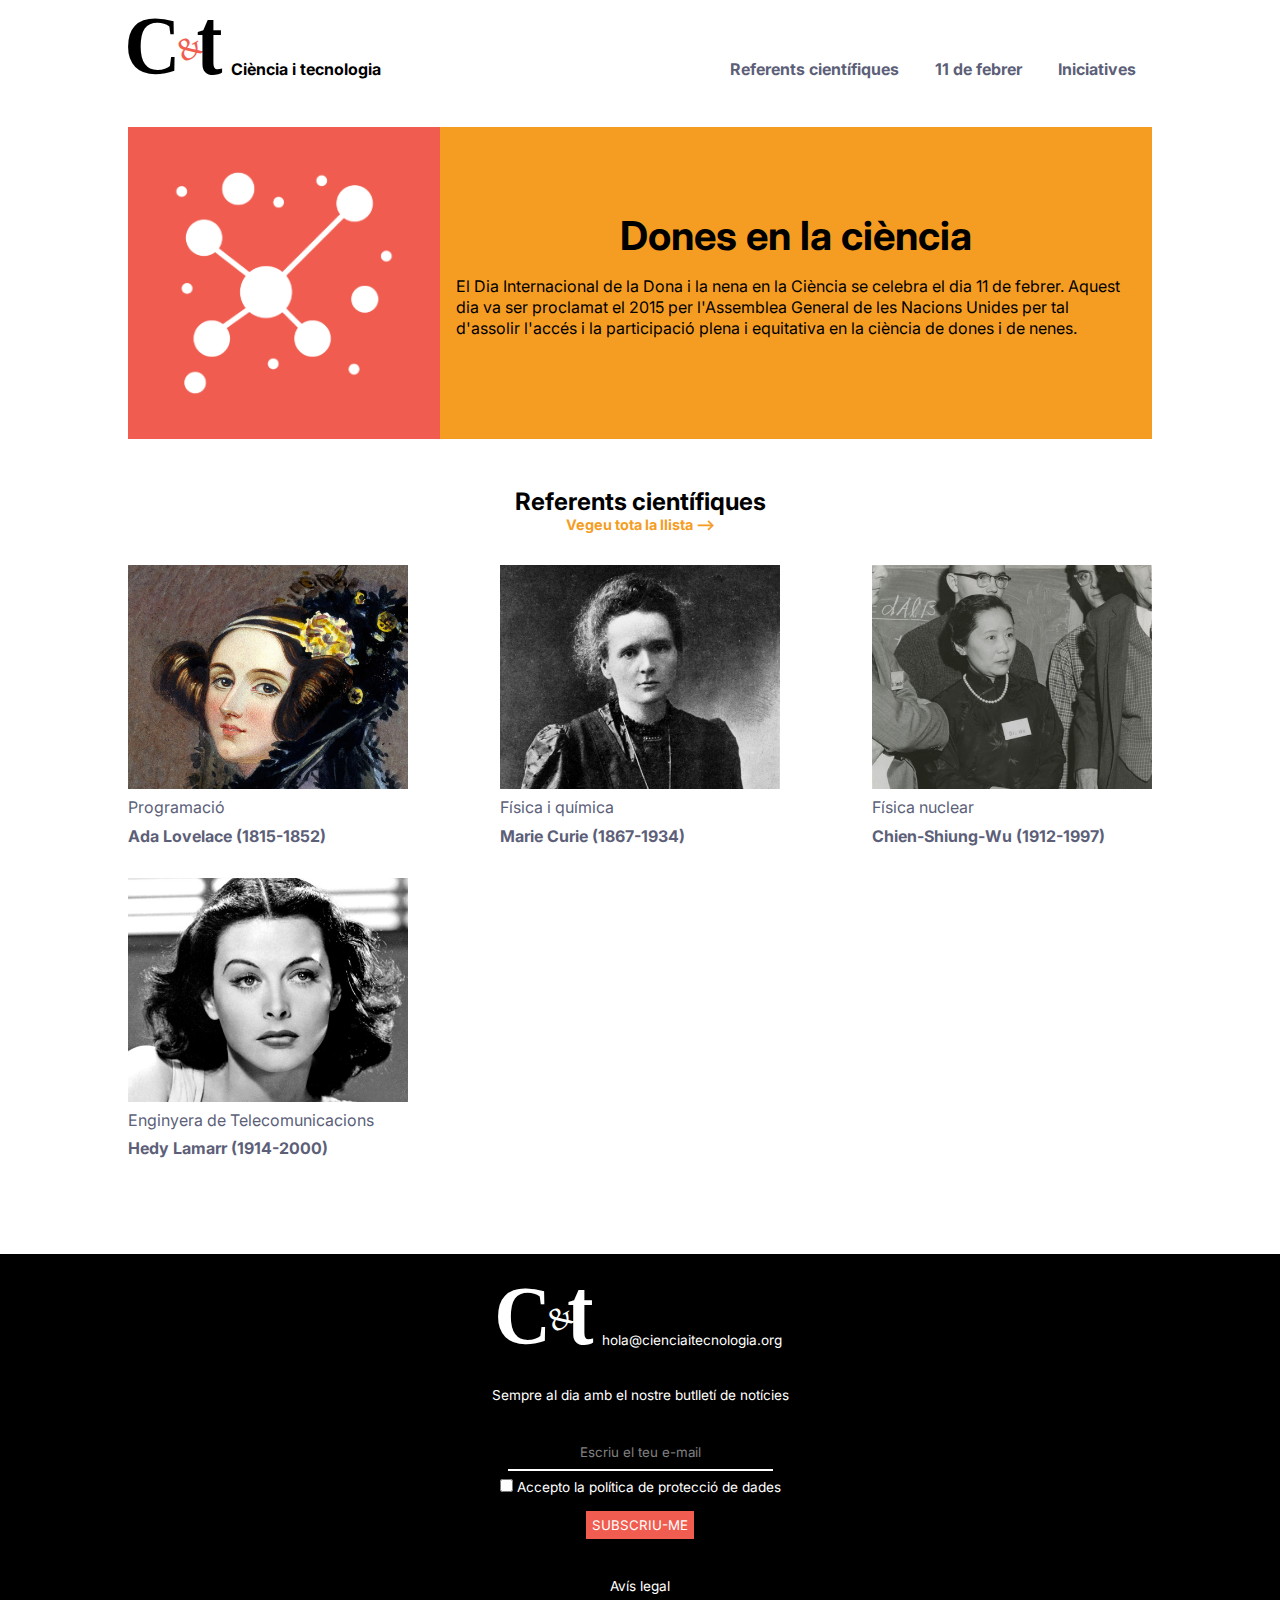
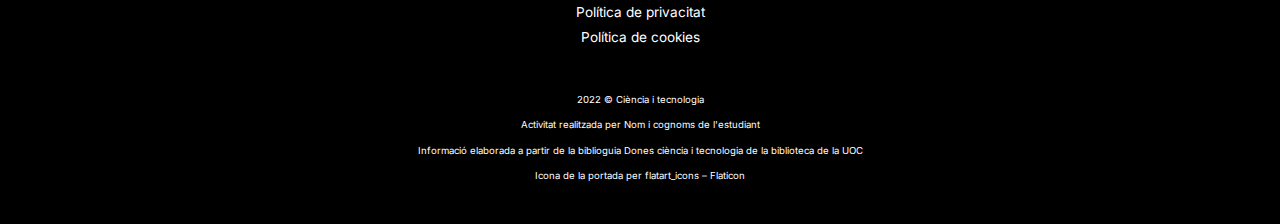
<file: index.html>
<!DOCTYPE html>
<html>
    <head>
        <title>Inici</title>
        <link rel="stylesheet" href="CSS/estils.css">

        <meta charset="utf-8">
        <meta name="viewport" content="width=device-width, initial-scale=1.0">
        <link rel="preconnect" href="https://fonts.googleapis.com">
        <link rel="preconnect" href="https://fonts.gstatic.com" crossorigin>
        <link href="https://fonts.googleapis.com/css2?family=Inter:wght@400;700;800&display=swap" rel="stylesheet">
    </head>
    <body >
        <header>
            <span class="logo">
                <a href="index.html"><img src="./img/logo-ciencia-tecnologia.svg" alt=""></a>
                <a href="index.html"><span style="font-size: 16px;">Ciència i tecnologia</span></a>
            </span>
            <nav>
                <ul>
                    <li><a href="referents.html">Referents científiques</a></li>
                    <li><a href="11-de-febrer.html">11 de febrer</a></li>
                    <li><a href="iniciatives.html">Iniciatives</a></li>
                </ul>
            </nav>
        </header>
        <main>
            <div class="donesPortada">
                <div style="background-color: rgb(240, 93, 80);">
                    <img src="./img/hero-athom.png" alt="">
                </div>
                <div class="introPortada" style="background-color: rgb(245, 157, 35);">
                    <h2>Dones en la ciència</h2>
                    <p style="color: black;">El Dia Internacional de la Dona i la nena en la Ciència se celebra el dia 11 de febrer. Aquest dia va ser proclamat el 2015 per l'Assemblea General de les Nacions Unides per tal d'assolir l'accés i la participació plena i equitativa en la ciència de dones i de nenes.</p>
                </div>
            </div>     

            <h2>Referents científiques</h2>
            <a class="aTaronja" href="referents.html" >Vegeu tota la llista --></a>
            <div class="referents" >
                <div class="referent" >
                    <img src="./img/01-ada-lovelace.jpg" alt="">
                    <p>Programació</p>
                    <span><a href="referents.html">Ada Lovelace (1815-1852)</a></span>
                </div>
                <div class="referent" id="2">
                    <img src="./img/02-marie-curie.jpg" alt="">
                    <p>Física i química</p>
                    <span><a href="referents.html">Marie Curie (1867-1934)</a></span>
                </div>
                <div class="referent" id="3">
                    <img src="./img/03-chien-shiung-wu.jpg" alt="">
                    <p>Física nuclear</p>
                    <span><a href="referents.html">Chien-Shiung-Wu (1912-1997)</a></span>
                </div>
                <div class="referent" id="4">
                    <img src="./img/04-hedy-lamarr.jpg" alt="">
                    <p>Enginyera de Telecomunicacions</p>
                    <span><a href="referents.html">Hedy Lamarr (1914-2000)</a></span>
                </div>
            </div>
        </main>
        <footer >
            <div>
                <img src="./img/logo-ciencia-tecnologia-white.svg" alt="">
                <a href="hola@cienciaitecnologia.org">hola@cienciaitecnologia.org</a>
            </div>
            <div>
                <p>Sempre al dia amb el nostre butlletí de notícies</p>
            </div>
            <div>
                <form action="">
                    <input type="email" name="email" id="email" value="Escriu el teu e-mail">
                    <fieldset>
                    </fieldset>
                    <label for="politica" style="display: block;">
                        <input type="checkbox" id="politica" name="politica" required/>
                        <a href="" target="_self">Accepto la política de protecció de dades</a>
                    </label>
                    <input type="submit" value="SUBSCRIU-ME"></input>    
                </form>
            </div>
            <div>
                <p>Avís legal</p>
                <p>Política de privacitat</p>
                <p>Política de cookies</p>
            </div>
            <div style="font-size: 0.6rem;">
                <p>2022 © Ciència i tecnologia</p>
                <p>Activitat realitzada per Nom i cognoms de l'estudiant</p>
                <p><a href="https://biblioteca.uoc.edu/ca/biblioguies/biblioguia/Dones-ciencia-i-tecnologia/">Informació elaborada a partir de la biblioguia Dones ciència i tecnologia de la biblioteca de la UOC</a> </p>
                <p><a href="https://www.flaticon.es/iconos-gratis/atomo">Icona de la portada per flatart_icons – Flaticon</a> </p>
            </div>
            </footer>
        </body>
        </html>
</file>
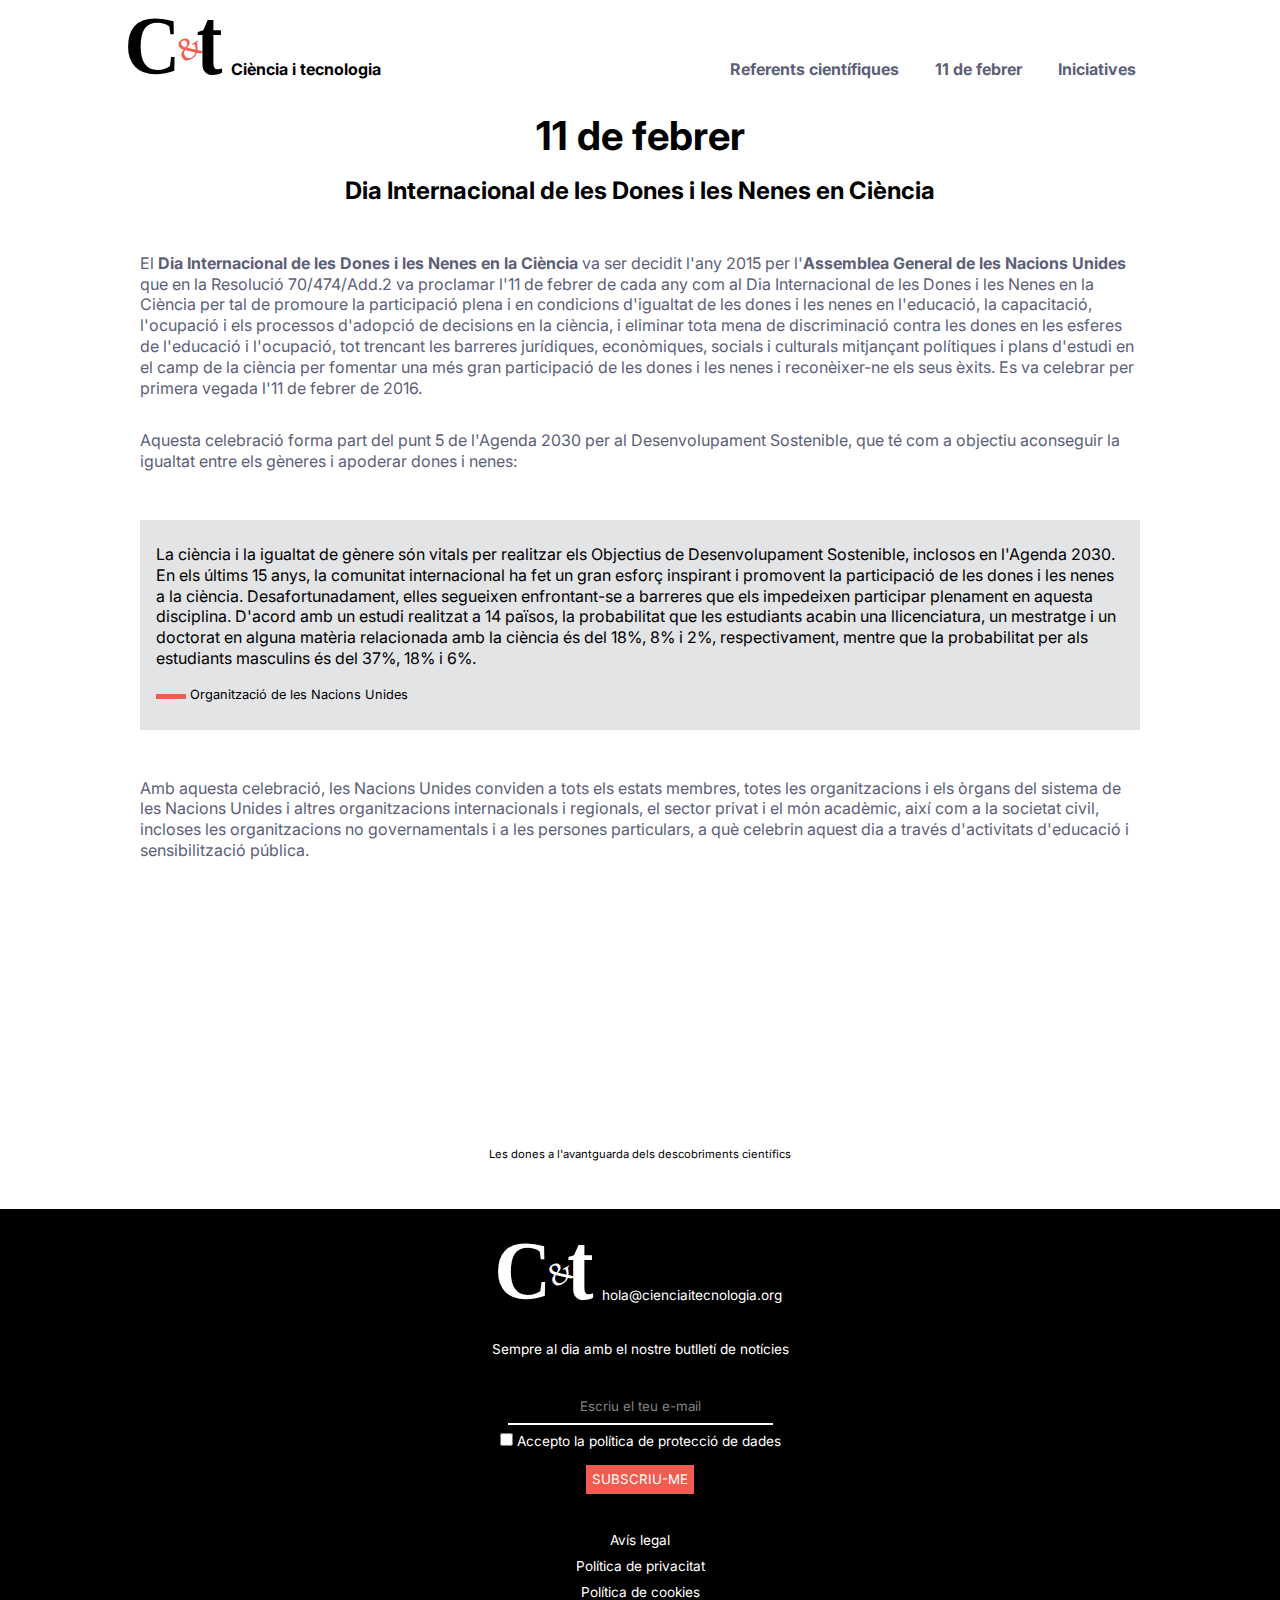
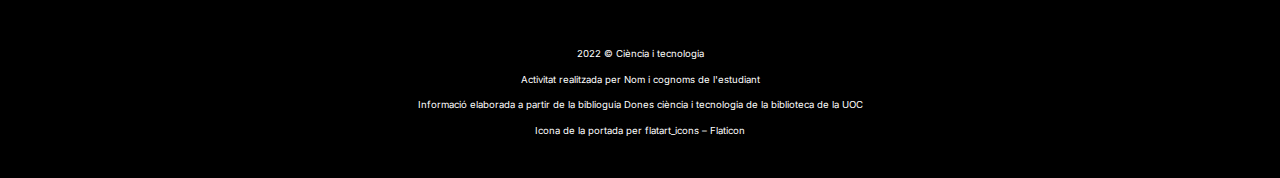
<file: 11-de-febrer.html>
<!DOCTYPE html>
<html>
    <head>
        <title>11Febrer</title>
        <link rel="stylesheet" href="CSS/estils.css">

        <meta charset="utf-8">
        <meta name="viewport" content="width=device-width, initial-scale=1.0">
        <link rel="preconnect" href="https://fonts.googleapis.com">
        <link rel="preconnect" href="https://fonts.gstatic.com" crossorigin>
        <link href="https://fonts.googleapis.com/css2?family=Inter:wght@400;700;800&display=swap" rel="stylesheet">
    </head>
    <body >
        <header>
            <span class="logo">
                <a href="index.html"><img src="./img/logo-ciencia-tecnologia.svg" alt=""></a>
                <a href="index.html"><span style="font-size: 16px;">Ciència i tecnologia</span></a>
            </span>
            <nav>
                <ul>
                    <li><a href="referents.html">Referents científiques</a></li>
                    <li><a href="11-de-febrer.html">11 de febrer</a></li>
                    <li><a href="iniciatives.html">Iniciatives</a></li>
                </ul>
            </nav>
        </header>
        <main>
            <div class="redactat">

                <h1>11 de febrer</h1>
                <h2 style="margin: 1rem 0 2rem 0;">Dia Internacional de les Dones i les Nenes en Ciència</h2>
                
                <p>
                    El <strong>Dia Internacional de les Dones i les Nenes en la Ciència</strong> va ser decidit l'any 2015 per l'<strong>Assemblea General de les Nacions Unides</strong>  que en la Resolució 70/474/Add.2 va proclamar l'11 de febrer de cada any com al Dia Internacional de les Dones i les Nenes en la Ciència per tal de promoure la participació plena i en condicions d'igualtat de les dones i les nenes en l'educació, la capacitació, l'ocupació i els processos d'adopció de decisions en la ciència, i eliminar tota mena de discriminació contra les dones en les esferes de l'educació i l'ocupació, tot trencant les barreres jurídiques, econòmiques, socials i culturals mitjançant polítiques i plans d'estudi en el camp de la ciència per fomentar una més gran participació de les dones i les nenes i reconèixer-ne els seus èxits. Es va celebrar per primera vegada l'11 de febrer de 2016.
                </p>
                <p>
                    Aquesta celebració forma part del punt 5 de l'Agenda 2030 per al Desenvolupament Sostenible, que té com a objectiu aconseguir la igualtat entre els gèneres i apoderar dones i nenes:
                </p>
                <blockquote>
                    La ciència i la igualtat de gènere són vitals per realitzar els Objectius de Desenvolupament Sostenible, inclosos en l'Agenda 2030. En els últims 15 anys, la comunitat internacional ha fet un gran esforç inspirant i promovent la participació de les dones i les nenes a la ciència. Desafortunadament, elles segueixen enfrontant-se a barreres que els impedeixen participar plenament en aquesta disciplina. D'acord amb un estudi realitzat a 14 països, la probabilitat que les estudiants acabin una llicenciatura, un mestratge i un doctorat en alguna matèria relacionada amb la ciència és del 18%, 8% i 2%, respectivament, mentre que la probabilitat per als estudiants masculins és del 37%, 18% i 6%.
                    <div style="margin-top:1rem; font-size: 0.8rem;">
                        <div class="linia"></div>
                        Organització de les Nacions Unides
                    </div>
                </blockquote>
                <p>
                    Amb aquesta celebració, les Nacions Unides conviden a tots els estats membres, totes les organitzacions i els òrgans del sistema de les Nacions Unides i altres organitzacions internacionals i regionals, el sector privat i el món acadèmic, així com a la societat civil, incloses les organitzacions no governamentals i a les persones particulars, a què celebrin aquest dia a través d'activitats d'educació i sensibilització pública.
                </p>
                
                <figure>
                    <iframe src="https://www.youtube.com/embed/watch?v=yHnzpMAahFs" frameborder="0" width="100%" height="100%"></iframe>
                    <figcaption>Les dones a l'avantguarda dels descobriments científics</figcaption>
                </figure>
            </div>
        </main>
        <footer >
            <div>
                <img src="./img/logo-ciencia-tecnologia-white.svg" alt="">
                <a href="hola@cienciaitecnologia.org">hola@cienciaitecnologia.org</a>
            </div>
            <div>
                <p>Sempre al dia amb el nostre butlletí de notícies</p>
            </div>
            <div>
                <form action="">
                    <input type="email" name="email" id="email" value="Escriu el teu e-mail">
                    <fieldset>
                    </fieldset>
                    <label for="politica" style="display: block;">
                        <input type="checkbox" id="politica" name="politica" required/>
                        <a href="" target="_self">Accepto la política de protecció de dades</a>
                    </label>
                    <input type="submit" value="SUBSCRIU-ME"></input>    
                </form>
            </div>
            <div>
                <p>Avís legal</p>
                <p>Política de privacitat</p>
                <p>Política de cookies</p>
            </div>
            <div style="font-size: 0.6rem;">
                <p>2022 © Ciència i tecnologia</p>
                <p>Activitat realitzada per Nom i cognoms de l'estudiant</p>
                <p><a href="https://biblioteca.uoc.edu/ca/biblioguies/biblioguia/Dones-ciencia-i-tecnologia/">Informació elaborada a partir de la biblioguia Dones ciència i tecnologia de la biblioteca de la UOC</a> </p>
                <p><a href="https://www.flaticon.es/iconos-gratis/atomo">Icona de la portada per flatart_icons – Flaticon</a> </p>
            </div>
            </footer>
        </body>
        </html>
</file>
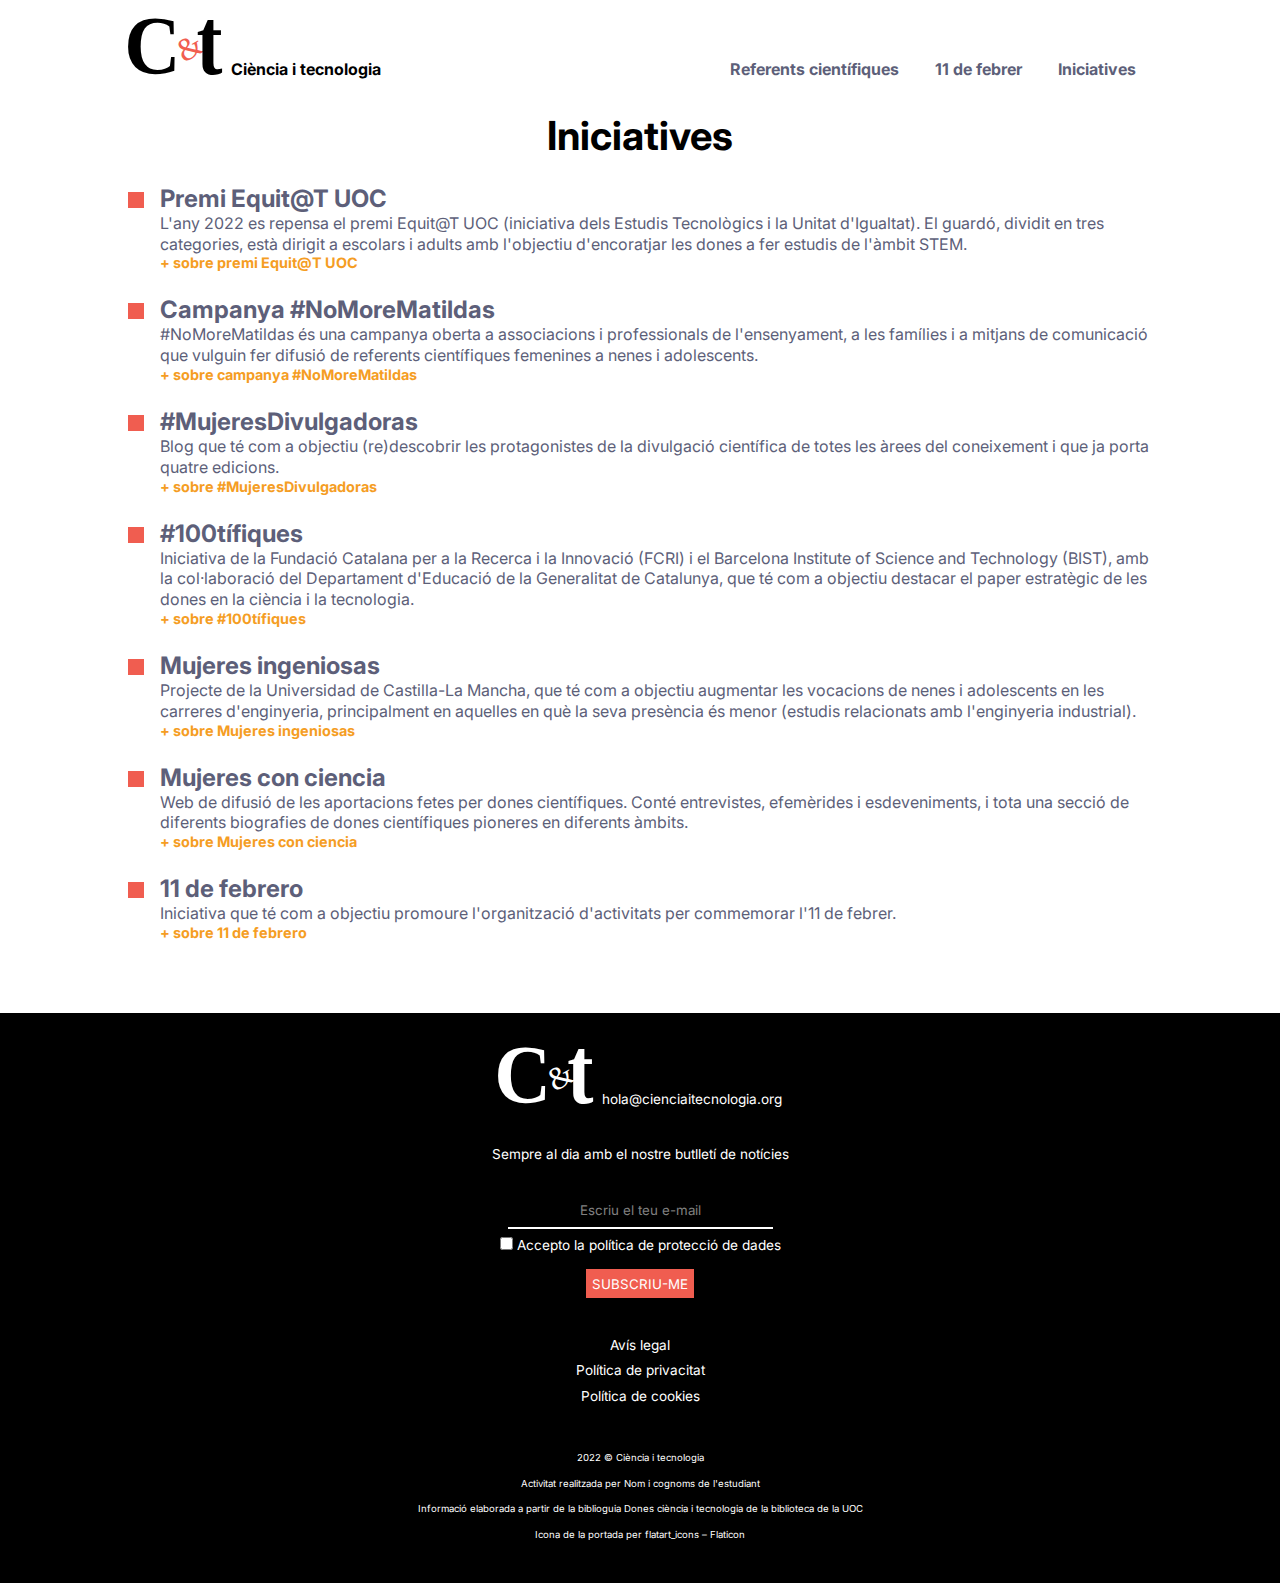
<file: iniciatives.html>
<!DOCTYPE html>
<html>
    <head>
        <title>Iniciatives</title>
        <link rel="stylesheet" href="CSS/estils.css">

        <meta charset="utf-8">
        <meta name="viewport" content="width=device-width, initial-scale=1.0">
        <link rel="preconnect" href="https://fonts.googleapis.com">
        <link rel="preconnect" href="https://fonts.gstatic.com" crossorigin>
        <link href="https://fonts.googleapis.com/css2?family=Inter:wght@400;700;800&display=swap" rel="stylesheet">
    </head>
    <body >
        <header>
            <span class="logo">
                <a href="index.html"><img src="./img/logo-ciencia-tecnologia.svg" alt=""></a>
                <a href="index.html"><span style="font-size: 16px;">Ciència i tecnologia</span></a>
            </span>
            <nav>
                <ul>
                    <li><a href="referents.html">Referents científiques</a></li>
                    <li><a href="11-de-febrer.html">11 de febrer</a></li>
                    <li><a href="iniciatives.html">Iniciatives</a></li>
                </ul>
            </nav>
        </header>
        <main>
            <h1>Iniciatives</h1>

            <div class="iniciativaCard">
                <div class="puntIniciativa">
                    <div class="quadrat"></div>
                </div>
                <div  class="contingutIniciativa">
                    <h2>Premi Equit@T UOC</h2>
                    <p>L'any 2022 es repensa el premi Equit@T UOC (iniciativa dels Estudis Tecnològics i la Unitat d'Igualtat). El guardó, dividit en tres categories, està dirigit a escolars i adults amb l'objectiu d'encoratjar les dones a fer estudis de l'àmbit STEM.</p>  
                    <a class="aTaronja" href="http://premi-equitat.uoc.edu/">+ sobre premi Equit@T UOC</a>
                </div>
            </div>
            <div class="iniciativaCard">
                <div class="puntIniciativa">
                    <div class="quadrat"></div>
                </div>
                <div  class="contingutIniciativa">
                    <h2>Campanya #NoMoreMatildas</h2>
                    <p>#NoMoreMatildas és una campanya oberta a associacions i professionals de l'ensenyament, a les famílies i a mitjans de comunicació que vulguin fer difusió de referents científiques femenines a nenes i adolescents.</p>  
                    <a class="aTaronja" href="https://www.nomorematildas.com/es">+ sobre campanya #NoMoreMatildas</a>
                </div>
            </div>
            <div class="iniciativaCard">
                <div class="puntIniciativa">
                    <div class="quadrat"></div>
                </div>
                <div  class="contingutIniciativa">
                    <h2>#MujeresDivulgadoras</h2>
                    <p>Blog que té com a objectiu (re)descobrir les protagonistes de la divulgació científica de totes les àrees del coneixement i que ja porta quatre edicions.</p>  
                    <a class="aTaronja" href="https://socialmediaeninvestigacion.com/mujeresdivulgadoras-edicion4/">+ sobre #MujeresDivulgadoras</a>
                </div>
            </div>
            <div class="iniciativaCard">
                <div class="puntIniciativa">
                    <div class="quadrat"></div>
                </div>
                <div  class="contingutIniciativa">
                    <h2>#100tífiques</h2>
                    <p>Iniciativa de la Fundació Catalana per a la Recerca i la Innovació (FCRI) i el Barcelona Institute of Science and Technology (BIST), amb la col·laboració del Departament d'Educació de la Generalitat de Catalunya, que té com a objectiu destacar el paper estratègic de les dones en la ciència i la tecnologia.</p>  
                    <a class="aTaronja" href="https://100tifiques.cat/qui-som/">+ sobre #100tífiques </a>
                </div>
            </div>
            <div class="iniciativaCard">
                <div class="puntIniciativa">
                    <div class="quadrat"></div>
                </div>
                <div  class="contingutIniciativa">
                    <h2>Mujeres ingeniosas</h2>
                    <p>Projecte de la Universidad de Castilla-La Mancha, que té com a objectiu augmentar les vocacions de nenes i adolescents en les carreres d'enginyeria, principalment en aquelles en què la seva presència és menor (estudis relacionats amb l'enginyeria industrial).</p>  
                    <a class="aTaronja" href="https://mujeresingeniosas.es/proyecto-mujeres-ingeniosas/">+ sobre Mujeres ingeniosas</a>
                </div>
            </div>    
            <div class="iniciativaCard">
                <div class="puntIniciativa">
                    <div class="quadrat"></div>
                </div>
                <div  class="contingutIniciativa">
                    <h2>Mujeres con ciencia</h2>
                    <p>Web de difusió de les aportacions fetes per dones científiques. Conté entrevistes, efemèrides i esdeveniments, i tota una secció de diferents biografies de dones científiques pioneres en diferents àmbits.</p>  
                    <a class="aTaronja" href="https://mujeresconciencia.com/mujeres-con-ciencia/">+ sobre Mujeres con ciencia </a>
                </div>
            </div>  
            <div class="iniciativaCard">
                <div class="puntIniciativa">
                    <div class="quadrat"></div>
                </div>
                <div  class="contingutIniciativa">
                    <h2>11 de febrero</h2>
                    <p>Iniciativa que té com a objectiu promoure l'organització d'activitats per commemorar l'11 de febrer.</p>  
                    <a class="aTaronja" href="https://11defebrero.org/">+ sobre 11 de febrero  </a>
                </div>
            </div>  
        </main>
        <footer >
            <div>
                <img src="./img/logo-ciencia-tecnologia-white.svg" alt="">
                <a href="hola@cienciaitecnologia.org">hola@cienciaitecnologia.org</a>
            </div>
            <div>
                <p>Sempre al dia amb el nostre butlletí de notícies</p>
            </div>
            <div>
                <form action="">
                    <input type="email" name="email" id="email" value="Escriu el teu e-mail">
                    <fieldset>
                    </fieldset>
                    <label for="politica" style="display: block;">
                        <input type="checkbox" id="politica" name="politica" required/>
                        <a href="" target="_self">Accepto la política de protecció de dades</a>
                    </label>
                    <input type="submit" value="SUBSCRIU-ME"></input>    
                </form>
            </div>
            <div>
                <p>Avís legal</p>
                <p>Política de privacitat</p>
                <p>Política de cookies</p>
            </div>
            <div style="font-size: 0.6rem;">
                <p>2022 © Ciència i tecnologia</p>
                <p>Activitat realitzada per Nom i cognoms de l'estudiant</p>
                <p><a href="https://biblioteca.uoc.edu/ca/biblioguies/biblioguia/Dones-ciencia-i-tecnologia/">Informació elaborada a partir de la biblioguia Dones ciència i tecnologia de la biblioteca de la UOC</a> </p>
                <p><a href="https://www.flaticon.es/iconos-gratis/atomo">Icona de la portada per flatart_icons – Flaticon</a> </p>
            </div>
            </footer>
        </body>
        </html>
</file>
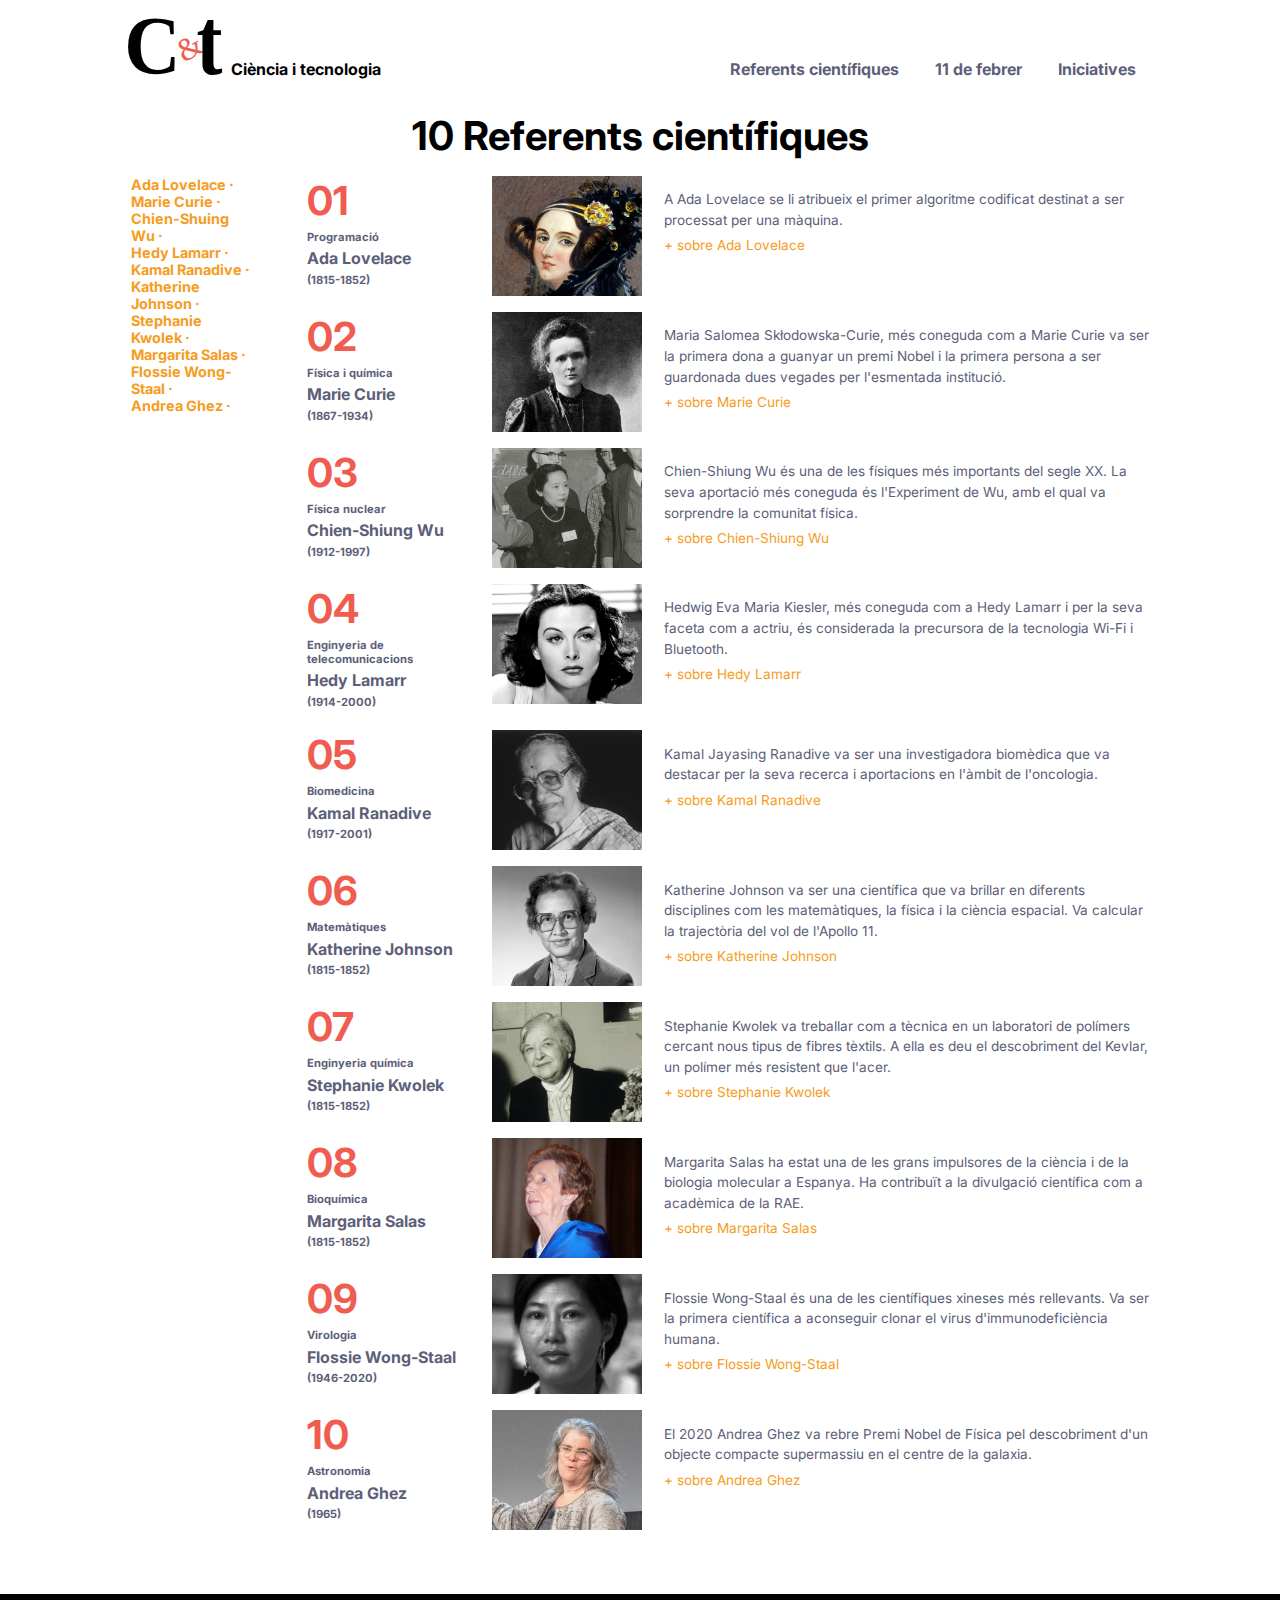
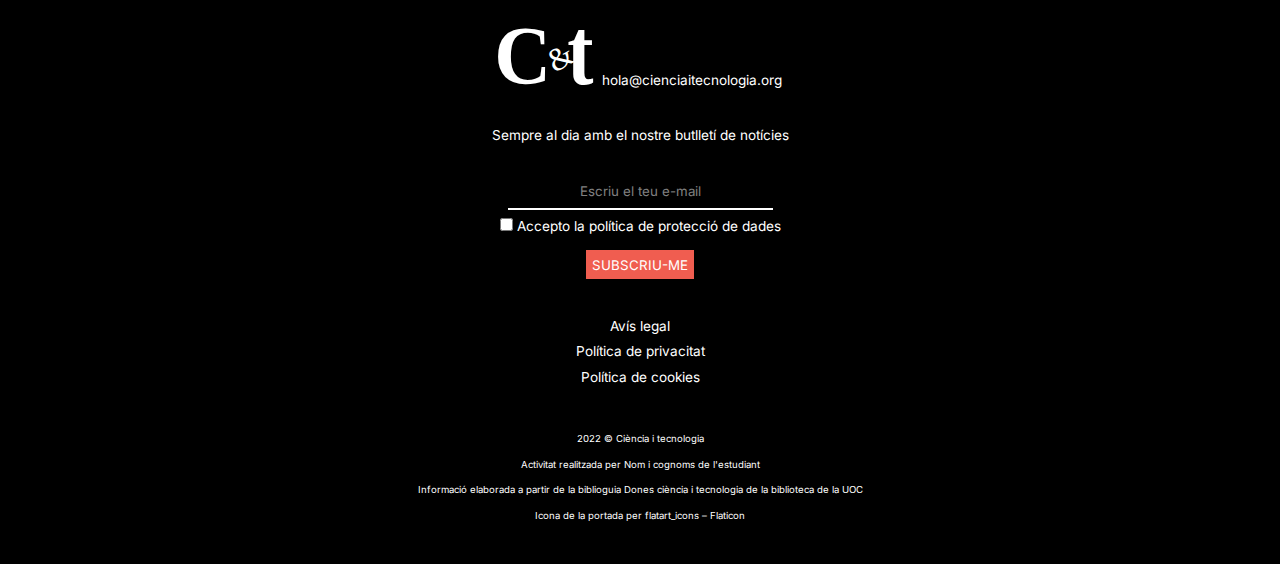
<file: referents.html>
<!DOCTYPE html>
<html>
    <head>
        <title>Referents</title>
        <link rel="stylesheet" href="CSS/estils.css">

        <meta charset="utf-8">
        <meta name="viewport" content="width=device-width, initial-scale=1.0">
        <link rel="preconnect" href="https://fonts.googleapis.com">
        <link rel="preconnect" href="https://fonts.gstatic.com" crossorigin>
        <link href="https://fonts.googleapis.com/css2?family=Inter:wght@400;700;800&display=swap" rel="stylesheet">
    </head>
    <body >
        <header>
            <span class="logo">
                <a href="index.html"><img src="./img/logo-ciencia-tecnologia.svg" alt=""></a>
                <a href="index.html"><span style="font-size: 16px;">Ciència i tecnologia</span></a>
            </span>
            <nav>
                <ul>
                    <li><a href="referents.html">Referents científiques</a></li>
                    <li><a href="11-de-febrer.html">11 de febrer</a></li>
                    <li><a href="iniciatives.html">Iniciatives</a></li>
                </ul>
            </nav>
        </header>
        <main>
            <h1>10 Referents científiques</h1>
            <div class="taula">
                <ul class="navegacio" >
                    <li><a class="aTaronja" href="#1">Ada Lovelace · </a></li>
                    <li><a class="aTaronja" href="#2">Marie Curie · </a></li>
                    <li><a class="aTaronja" href="#3">Chien-Shuing Wu · </a></li>
                    <li><a class="aTaronja" href="#4">Hedy Lamarr · </a></li>
                    <li><a class="aTaronja" href="#5">Kamal Ranadive · </a></li>
                    <li><a class="aTaronja" href="#6">Katherine Johnson · </a></li>
                    <li><a class="aTaronja" href="#7">Stephanie Kwolek · </a></li>
                    <li><a class="aTaronja" href="#8">Margarita Salas · </a></li>
                    <li><a class="aTaronja" href="#9">Flossie Wong-Staal · </a></li>
                    <li><a class="aTaronja" href="#1">Andrea Ghez · </a></li>
                </ul>
    
                <div class="referentCards">
                    <div class="referentCard" id="1">
                        <div >
                            <h1>01</h1>
                            <span>Programació</span>
                            <h2>Ada Lovelace </h2>
                            <span> (1815-1852)</span>
                        </div>
                        <div >
                            <img src="./img/01-ada-lovelace.jpg" alt="">
                        </div>
                        <div>
                            <p>A Ada Lovelace se li atribueix el primer algoritme codificat destinat a ser processat per una màquina.</p>
                            <a class="aTaronja" href="https://www.youtube.com/watch?v=bYCDVwyuVt4">+ sobre Ada Lovelace</a>
                        </div>
                    </div>
                    <div class="referentCard" id="2">
                        <div >
                            <h1>02</h1>
                            <span>Física i química</span>
                            <h2>Marie Curie</h2>
                            <span> (1867-1934)</span>
                        </div>
                        <div >
                            <img src="./img/02-marie-curie.jpg" alt="">
                        </div>
                        <div>
                            <p>Maria Salomea Skłodowska-Curie, més coneguda com a Marie Curie va ser la primera dona a guanyar un premi Nobel i la primera persona a ser guardonada dues vegades per l'esmentada institució.</p>
                            <a class="aTaronja" href="https://historia.nationalgeographic.com.es/personajes/marie-curie">+ sobre Marie Curie</a>
                        </div>
                    </div>
                    <div class="referentCard"  id="3">
                        <div >
                            <h1>03</h1>
                            <span>Física nuclear</span>
                            <h2>Chien-Shiung Wu</h2>
                            <span>(1912-1997)</span>
                        </div>
                        <div >
                            <img src="./img/03-chien-shiung-wu.jpg" alt="">
                        </div>
                        <div>
                            <p>Chien-Shiung Wu és una de les físiques més importants del segle XX. La seva aportació més coneguda és l'Experiment de Wu, amb el qual va sorprendre la comunitat física.</p>
                            <a class="aTaronja" href="https://historia.nationalgeographic.com.es/a/chien-shiung-wu-fisica-pionera-sin-premio-nobel_16354">+ sobre Chien-Shiung Wu</a>
                        </div>
                    </div>
                    <div class="referentCard"  id="4"> 
                        <div >
                            <h1>04</h1>
                            <span>Enginyeria de telecomunicacions</span>
                            <h2>Hedy Lamarr</h2>
                            <span> (1914-2000)</span>
                        </div>
                        <div >
                            <img src="./img/04-hedy-lamarr.jpg" alt="">
                        </div>
                        <div>
                            <p>Hedwig Eva Maria Kiesler, més coneguda com a Hedy Lamarr i per la seva faceta com a actriu, és considerada la precursora de la tecnologia Wi-Fi i Bluetooth.</p>
                            <a class="aTaronja" href="https://es.wikipedia.org/wiki/Hedy_Lamarr">+ sobre Hedy Lamarr</a>
                        </div>
                    </div>
                    <div class="referentCard"  id="5">
                        <div >
                            <h1>05</h1>
                            <span>Biomedicina</span>
                            <h2>Kamal Ranadive</h2>
                            <span>(1917-2001)</span>
                        </div>
                        <div >
                            <img src="./img/05-kamal-ranadive.jpg" alt="">
                        </div>
                        <div>
                            <p>Kamal Jayasing Ranadive va ser una investigadora biomèdica que va destacar per la seva recerca i aportacions en l'àmbit de l'oncologia.</p>
                            <a class="aTaronja" href="https://es.wikipedia.org/wiki/Kamal_Ranadive">+ sobre Kamal Ranadive</a>
                        </div>
                    </div>
                    <div class="referentCard"  id="6">
                        <div >
                            <h1>06</h1>
                            <span>Matemàtiques</span>
                            <h2>Katherine Johnson</h2>
                            <span> (1815-1852)</span>
                        </div>
                        <div >
                            <img src="./img/06-katherine-johnson.jpg" alt="">
                        </div>
                        <div>
                            <p>Katherine Johnson va ser una científica que va brillar en diferents disciplines com les matemàtiques, la física i la ciència espacial. Va calcular la trajectòria del vol de l'Apollo 11.</p>
                            <a class="aTaronja" href="https://www.nasa.gov/content/katherine-johnson-biography">+ sobre Katherine Johnson</a>
                        </div>
                    </div>
                    <div class="referentCard"  id="7">
                        <div >
                            <h1>07</h1>
                            <span>Enginyeria química</span>
                            <h2>Stephanie Kwolek </h2>
                            <span> (1815-1852)</span>
                        </div>
                        <div >
                            <img src="./img/07-stephanie-kwolek.jpg" alt="">
                        </div>
                        <div>
                            <p>Stephanie Kwolek va treballar com a tècnica en un laboratori de polímers cercant nous tipus de fibres tèxtils. A ella es deu el descobriment del Kevlar, un polímer més resistent que l'acer.</p>
                            <a class="aTaronja" href="https://clickmica.fundaciondescubre.es/conoce/nombres-propios/stephanie-kwolek/">+ sobre Stephanie Kwolek</a>
                        </div>
                    </div>
                    <div class="referentCard"  id="8">
                        <div >
                            <h1>08</h1>
                            <span>Bioquímica</span>
                            <h2>Margarita Salas </h2>
                            <span> (1815-1852)</span>
                        </div>
                        <div >
                            <img src="./img/08-margarita-salas.jpg" alt="">
                        </div>
                        <div>
                            <p>Margarita Salas ha estat una de les grans impulsores de la ciència i de la biologia molecular a Espanya. Ha contribuït a la divulgació científica com a acadèmica de la RAE.</p>
                            <a class="aTaronja" href="https://www.rtve.es/play/videos/pienso-luego-existo/pienso-luego-existo-margarita-salas/5437766/">+ sobre Margarita Salas</a>
                        </div>
                    </div>
                    <div class="referentCard"  id="9">
                        <div >
                            <h1>09</h1>
                            <span>Virologia</span>
                            <h2>Flossie Wong-Staal </h2>
                            <span>(1946-2020)</span>
                        </div>
                        <div >
                            <img src="./img/09-flossie-wong-staal.jpg" alt="">
                        </div>
                        <div>
                            <p>Flossie Wong-Staal és una de les científiques xineses més rellevants. Va ser la primera científica a aconseguir clonar el virus d'immunodeficiència humana.</p>
                            <a class="aTaronja" href="https://www.tekcrispy.com/2021/11/25/flossie-wong-staal/">+ sobre Flossie Wong-Staal</a>
                        </div>
                    </div>
                    <div class="referentCard"  id="10">
                        <div >
                            <h1>10</h1>
                            <span>Astronomia</span>
                            <h2>Andrea Ghez </h2>
                            <span>(1965)</span>
                        </div>
                        <div >
                            <img src="./img/10-andrea-ghez.jpg" alt="">
                        </div>
                        <div>
                            <p>El 2020 Andrea Ghez va rebre Premi Nobel de Física pel descobriment d'un objecte compacte supermassiu en el centre de la galaxia.</p>
                            <a class="aTaronja" href="https://www.ted.com/talks/andrea_ghez_the_hunt_for_a_supermassive_black_hole?language=es">+ sobre Andrea Ghez</a>
                        </div>
                    </div>
                </div> 
            </div>
        </main>
        <footer >
            <div>
                <img src="./img/logo-ciencia-tecnologia-white.svg" alt="">
                <a href="hola@cienciaitecnologia.org">hola@cienciaitecnologia.org</a>
            </div>
            <div>
                <p>Sempre al dia amb el nostre butlletí de notícies</p>
            </div>
            <div>
                <form action="">
                    <input type="email" name="email" id="email" value="Escriu el teu e-mail">
                    <fieldset>
                    </fieldset>
                    <label for="politica" style="display: block;">
                        <input type="checkbox" id="politica" name="politica" required/>
                        <a href="" target="_self">Accepto la política de protecció de dades</a>
                    </label>
                    <input type="submit" value="SUBSCRIU-ME"></input>    
                </form>
            </div>
            <div>
                <p>Avís legal</p>
                <p>Política de privacitat</p>
                <p>Política de cookies</p>
            </div>
            <div style="font-size: 0.6rem;">
                <p>2022 © Ciència i tecnologia</p>
                <p>Activitat realitzada per Nom i cognoms de l'estudiant</p>
                <p><a href="https://biblioteca.uoc.edu/ca/biblioguies/biblioguia/Dones-ciencia-i-tecnologia/">Informació elaborada a partir de la biblioguia Dones ciència i tecnologia de la biblioteca de la UOC</a> </p>
                <p><a href="https://www.flaticon.es/iconos-gratis/atomo">Icona de la portada per flatart_icons – Flaticon</a> </p>
            </div>
            </footer>
        </body>
        </html>
</file>
<file: CSS/estils.css>
*{
    font-family: 'Inter', sans-serif;
    box-sizing: border-box;
}
:root{
    --color-navegacio:rgb(93, 95, 121) ;

    --color-contrast-1:rgb(245, 157, 35);
    --color-contrast-2: rgb(240, 93, 80);

    --color-fons-gris: rgb(227, 228, 230);
}
html {
    margin:0;
    padding:0;
    font-size: 18px;
    width: 100%;
    scroll-behavior: smooth; 
}


body{
    margin:0;
    padding:0;
    height: auto;
    width: 100%;
    min-height: 100vh;
    display: flex;
    flex-direction: column;
}

main{
    margin: 1rem;
}

header{
    margin: 1rem 0 4em 0;
    display: flex;
    flex-wrap: wrap ;
    justify-content: space-around;
    align-items: flex-end;
    font-weight: bold;
}
.logo a{
    text-decoration: none;
    color: black
}
header nav{
    width: 100%;
    margin: 0.5rem 0;
}
header ul{
    margin: 0;
    padding: 0;
}
header li{
    list-style-type: none;
    margin: 0.4rem 0;
    text-align: center;
}

a{
    text-decoration: none;
    font-weight: bold;
    color: var(--color-navegacio) ;
}
a:hover{
    text-decoration: none;
    color:  var(--color-contrast-1);
}
.aTaronja{
    color: var(--color-contrast-1);
    font-size: 0.9rem;
    display: block;
    text-align: center;
}
.aTaronja :hover{
    color: var(--color-navegacio);
}
h1, h2{
    text-align: center;
    margin: 0;
}
h1{
    font-size: 2.5rem;
}

footer{
    position: relative;
    margin-top: 2rem;
    height: auto;
    color: white;
    background-color: black;
    width: 100%;
    padding: 1rem;
    font-size: 0.85rem;
    display: flex;
    flex-direction: column;
    align-items: center;
}
footer > *{
    margin-left: auto;
    margin-right: auto;
    max-width: 500px;
    text-align: center;
    display: block;
    margin: 1rem 0;
} 
footer p{
    margin: 0.3rem;
    color: white;
}
footer a{
    color: white;
    font-weight: normal;
}
footer a:hover{
    color: var(--color-contrast-1);
    font-weight: normal;
}
footer form{
    margin: 0;
}
footer form input[type='checkbox']{
    margin: 0;
}
footer form fieldset{
    padding: 0;
    margin: 0.5rem;
    border: 1px solid white
}
footer form input[type='email']{
    background-color: black;
    color: gray;
    outline: none;
    border: 0;
    text-align: center;
    width: 100%;
}
footer form input[type='submit']{
    background-color: var(--color-contrast-2);
    color: white;
    border: 0px;
    padding: 0.4rem;    
    text-align: center;
    margin: 1rem 0 0 0;
}

/* index */
.donesPortada{
    display: flex;
    flex-wrap: wrap;
    justify-content: space-around;
    margin: 1rem 0 3rem 0;
}
.donesPortada > div{
    flex-grow: 1;
    padding: 1rem;
}
.donesPortada img{
    display: block;
    margin-left: auto;
    margin-right: auto;
    max-width: 100%;
}

.referents{
    display: flex;
    flex-wrap: wrap;
    justify-content: space-between;
    margin: 1rem 0 2rem 0;
}
.referent{
    padding: 0;
    text-align: center;
    margin: 1rem 0;
}
.referent img{
    display: block;
    margin-left: auto;
    margin-right: auto;
    max-width: 100%;
}
.referent p{
    width: auto;
    margin: 0.5rem 0;
    font-size: 1rem;
}

/* 11febrer */
p{
    color: var(--color-navegacio);
    line-height: 1.3rem;
}

blockquote{
    background-color: var(--color-fons-gris);
    margin: 2rem auto;
    padding: 1.5rem 1rem;
    line-height: 1.3rem;
}
figure{
    margin: 0;
}
iframe{
    aspect-ratio: 16/9;
}
figcaption{
    font-size: 0.7rem;
}
.linia{
    height: 5px;
    background-color: var(--color-contrast-2);
    width: 30px;
    margin: auto;
    display: inline-block;
}

/* referents */
.navegacio{
    display: flex;
    flex-wrap: wrap;
    justify-content: center;
    text-align: center;
    padding: 0;
    margin: 1rem 0 2rem 0;
}
.navegacio li{
    list-style: none;
}


.referentCard{
    display: flex;
    flex-wrap: wrap;
    justify-content: center;
    width: 100%;
    color: var(--color-navegacio);
    margin: 1rem 0;
}
.referentCard > div{
    width: 100%;
    max-width: 500px;
    height: auto;
}
.referentCard h1{
    text-align: left;
    color: var(--color-contrast-2);
    font-size: 2.5rem;
}
.referentCard h2{
    text-align: left;
    margin: 0;
    font-size: 1rem;
}
.referentCard img{
    display: block;
    margin-left: auto;
    margin-right: auto;
    max-width: 100%;
}
.referentCard span{
    margin: 0.3rem 0;
    font-size: 0.7rem;
    font-weight: bold;
    display: block;
}
.referentCard a{
    text-align: left;
    font-weight: normal;
    font-size: 0.85rem;

}
.referentCard p{
    font-size: 0.85rem;
    margin-bottom: 0.4rem;
}

/* iniciativa */
.iniciativaCard{
    display: flex;
    width: 100%;
    color: var(--color-navegacio);
    margin: 1.5rem 0;
}
.iniciativaCard h2, .iniciativaCard a{
    text-align: left;
}
.iniciativaCard p{
    margin: 0;
}
.contingutIniciativa{
    flex-grow: 1;
}
.iniciativaPunt{
    list-style-type: square;
    color: var(--color-contrast-2);
}
.quadrat{
    height: 16px;
    width: 16px;
    background-color: var(--color-contrast-2);
    margin: 0.5rem 1rem 0 0;
}


@media screen and (min-width:768px) {
    html{
        font-size: 16px;
    }

    header, main{
        width: 75%;
        margin: 1rem auto;
    }
    /* index */
    .donesPortada img{
        max-width: 280px;
    }
    .referent img {
        max-width: 280px;
    }
        
    .referent{
        text-align: left;
    }   

    /* referents */
    .referentCard{
        display: grid;
        grid-template-columns: 1fr 1fr 3fr;
        gap: 1rem;
    }

    .referentCard img{
        max-width: 150px;
    }


    
}

@media screen and (min-width:1025px) {
    html{
        font-size: 16px;
    }
    header, main{
        width: 80%;
        margin: 1rem auto;
        max-width: 1500px;
    }
    header{
        justify-content: space-between;
    }
    header nav{
        width: auto;
        margin: 0;
    }
    header li{
        display: inline;
        margin: 0 1rem;
    }

    /* index */
    .donesPortada{
        flex-wrap: nowrap;
    };
    
    .donesPortada :first-child{
        flex-grow: 1;
    }

    .introPortada{
        display: flex;
        flex-direction: column;
        justify-content: center

    }

    .introPortada > h2{
        font-size: 2.5rem;
    }

    /* 11febrer */
    .redactat{
        display: flex;
        flex-direction: column;
        margin: auto;
        max-width: 1000px;
    }

    figure{
        display: grid;
        place-items: center;
    }
    iframe{
        display: block;
        aspect-ratio: 16/9;
        width: 30rem;
        margin: auto;
    }

    /* referents */
    .taula{
        display: flex;
        justify-content: center;
    } 
    .navegacio{
        width: auto;
        margin: 1rem 3rem 0 0;
        display: inline-block;
        text-align: left;
    }
    .navegacio li{
        margin: 0 0.2rem;
    }
    .navegacio a{
        text-align: left;
        margin: 0;
    }

}
</file>
